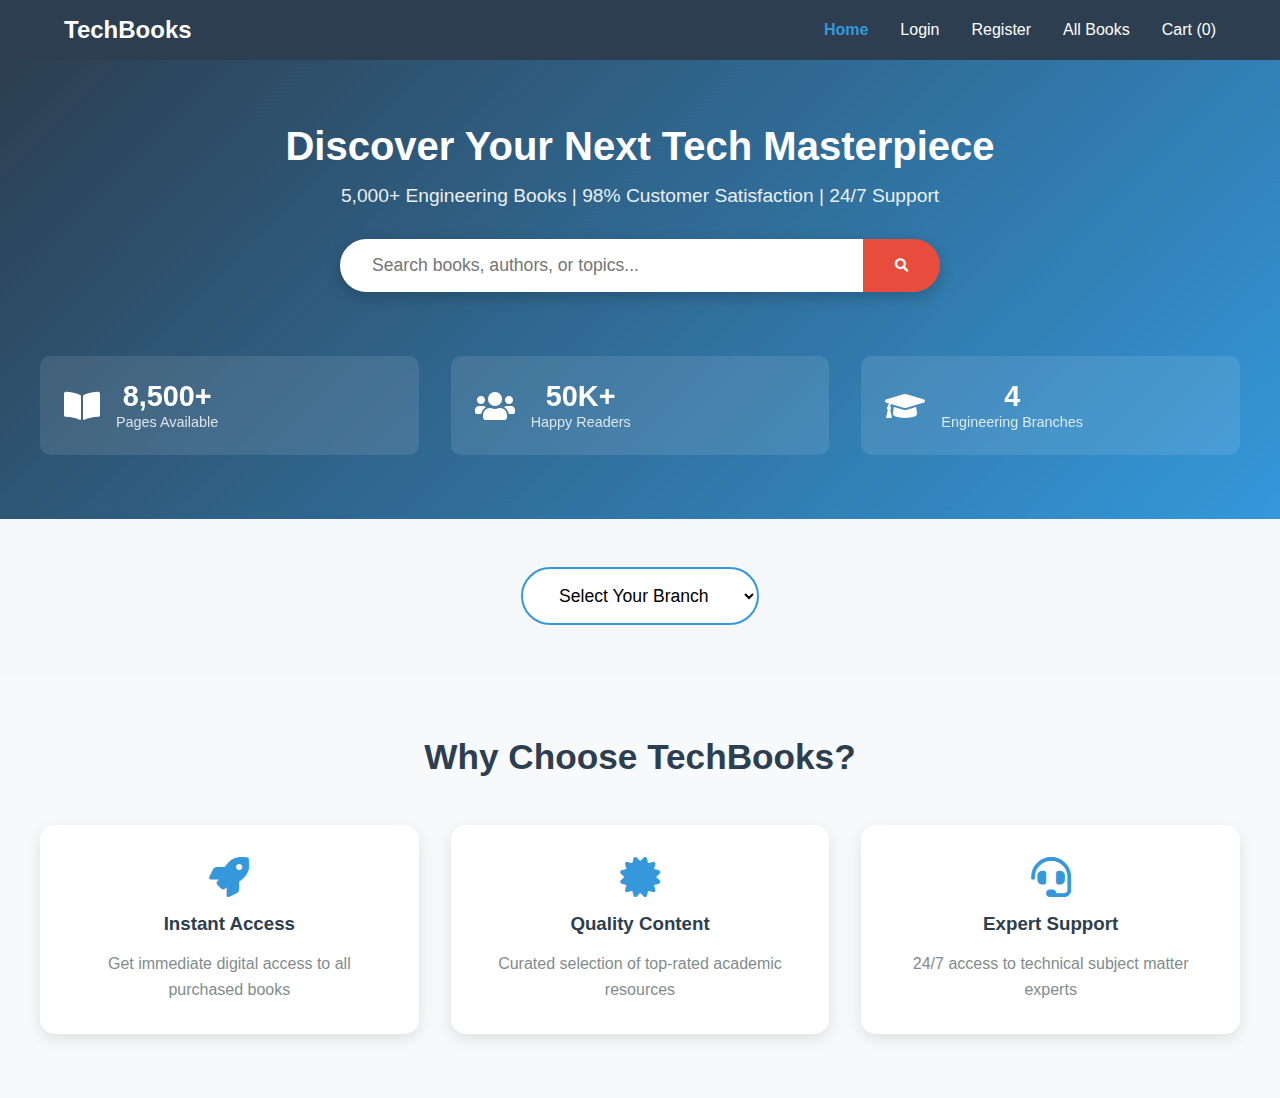
<file: index.html>
<!DOCTYPE html>
<html lang="en">
<head>
    <meta charset="UTF-8">
    <meta name="viewport" content="width=device-width, initial-scale=1.0">
    <title>TechBooks - Engineering Bookstore</title>
    <link rel="stylesheet" href="styles.css">
    <link rel="stylesheet" href="https://cdnjs.cloudflare.com/ajax/libs/font-awesome/5.15.4/css/all.min.css">
</head>
<body>
    <!-- Navigation -->
    <nav class="navbar">
        <div class="logo">TechBooks</div>
        <ul class="nav-links">
            <li><a href="index.html" class="active">Home</a></li>
            <li><a href="login.html">Login</a></li>
            <li><a href="register.html">Register</a></li>
            <li><a href="books.html">All Books</a></li>
            <li><a href="cart.html">Cart (<span id="cartCount">0</span>)</a></li>
        </ul>
    </nav>

    <!-- Hero Section -->
    <div class="hero">
        <div class="hero-content">
            <h1 class="hero-title">Discover Your Next Tech Masterpiece</h1>
            <p class="hero-subtitle">5,000+ Engineering Books | 98% Customer Satisfaction | 24/7 Support</p>
            
            <div class="search-bar">
                <input type="text" placeholder="Search books, authors, or topics...">
                <button><i class="fas fa-search"></i></button>
            </div>

            <div class="stats-container">
                <div class="stat-item">
                    <i class="fas fa-book-open"></i>
                    <div>
                        <span class="stat-number">8,500+</span>
                        <span class="stat-label">Pages Available</span>
                    </div>
                </div>
                <div class="stat-item">
                    <i class="fas fa-users"></i>
                    <div>
                        <span class="stat-number">50K+</span>
                        <span class="stat-label">Happy Readers</span>
                    </div>
                </div>
                <div class="stat-item">
                    <i class="fas fa-graduation-cap"></i>
                    <div>
                        <span class="stat-number">4</span>
                        <span class="stat-label">Engineering Branches</span>
                    </div>
                </div>
            </div>
        </div>
    </div>

    <!-- Branch Selection -->
    <div class="branch-selector">
        <select id="branchSelect">
            <option value="">Select Your Branch</option>
            <option value="CSE">Computer Science</option>
            <option value="ECE">Electronics</option>
            <option value="EEE">Electrical</option>
            <option value="CIVIL">Civil</option>
        </select>
    </div>

    <!-- Books Container -->
    <div class="book-container" id="bookContainer"></div>

    <!-- Features Section -->
    <div class="features-section">
        <h2>Why Choose TechBooks?</h2>
        <div class="features-grid">
            <div class="feature-card">
                <i class="fas fa-rocket"></i>
                <h3>Instant Access</h3>
                <p>Get immediate digital access to all purchased books</p>
            </div>
            <div class="feature-card">
                <i class="fas fa-certificate"></i>
                <h3>Quality Content</h3>
                <p>Curated selection of top-rated academic resources</p>
            </div>
            <div class="feature-card">
                <i class="fas fa-headset"></i>
                <h3>Expert Support</h3>
                <p>24/7 access to technical subject matter experts</p>
            </div>
        </div>
    </div>

    <!-- PDF Modal -->
    <div id="pdfModal" class="pdf-modal">
        <div class="modal-content">
            <span class="close-modal">&times;</span>
            <iframe id="pdfViewer" frameborder="0"></iframe>
        </div>
    </div>

    <script src="script.js"></script>
</body>
</html>
</file>
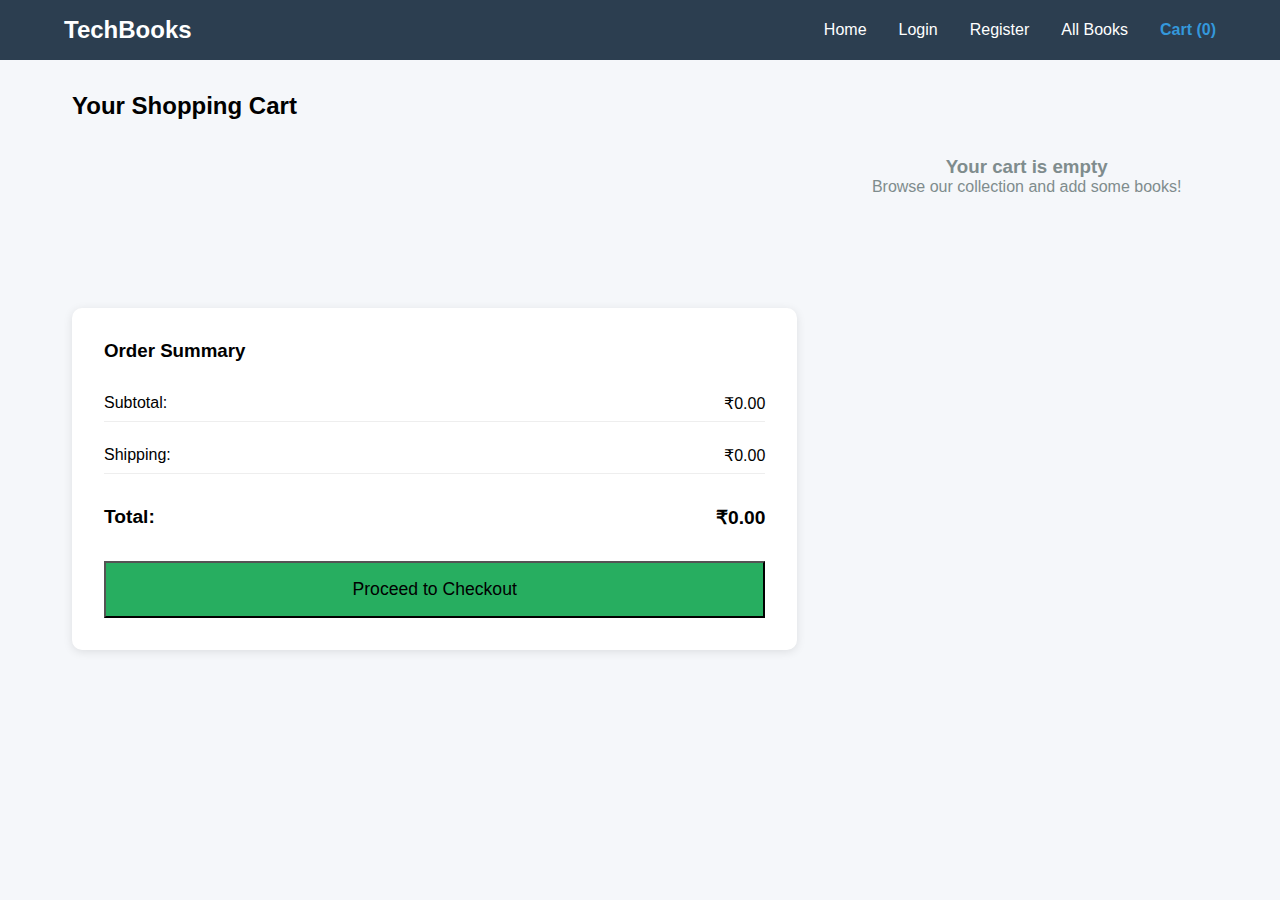
<file: cart.html>
<!DOCTYPE html>
<html lang="en">
<head>
    <meta charset="UTF-8">
    <meta name="viewport" content="width=device-width, initial-scale=1.0">
    <title>Cart | TechBooks</title>
    <link rel="stylesheet" href="styles.css">
    <link rel="stylesheet" href="cart.css">
</head>
<body>
    <nav class="navbar">
        <div class="logo">TechBooks</div>
        <ul class="nav-links">
            <li><a href="index.html">Home</a></li>
            <li><a href="login.html">Login</a></li>
            <li><a href="register.html">Register</a></li>
            <li><a href="books.html">All Books</a></li>
            <li><a href="cart.html" class="active">Cart (<span id="cartCount">0</span>)</a></li>
        </ul>
    </nav>

    <div class="cart-container">
        <h2>Your Shopping Cart</h2>
        <div class="cart-items" id="cartItems">
            <!-- Cart items will be dynamically inserted here -->
        </div>
        
        <div class="cart-summary">
            <h3>Order Summary</h3>
            <div class="summary-details">
                <div class="summary-row">
                    <span>Subtotal:</span>
                    <span id="subtotal">₹0.00</span>
                </div>
                <div class="summary-row">
                    <span>Shipping:</span>
                    <span id="shipping">₹0.00</span>
                </div>
                <div class="summary-row total">
                    <span>Total:</span>
                    <span id="total">₹0.00</span>
                </div>
            </div>
            <button class="checkout-btn" onclick="handleCheckout()">Proceed to Checkout</button>
        </div>
    </div>

    
<div id="pdfModal" class="pdf-modal">
    <div class="modal-content">
        <span class="close-modal">&times;</span>
        <iframe id="pdfViewer" frameborder="0"></iframe>
    </div>
</div>

    <script src="script.js"></script>
</body>
</html>
</file>
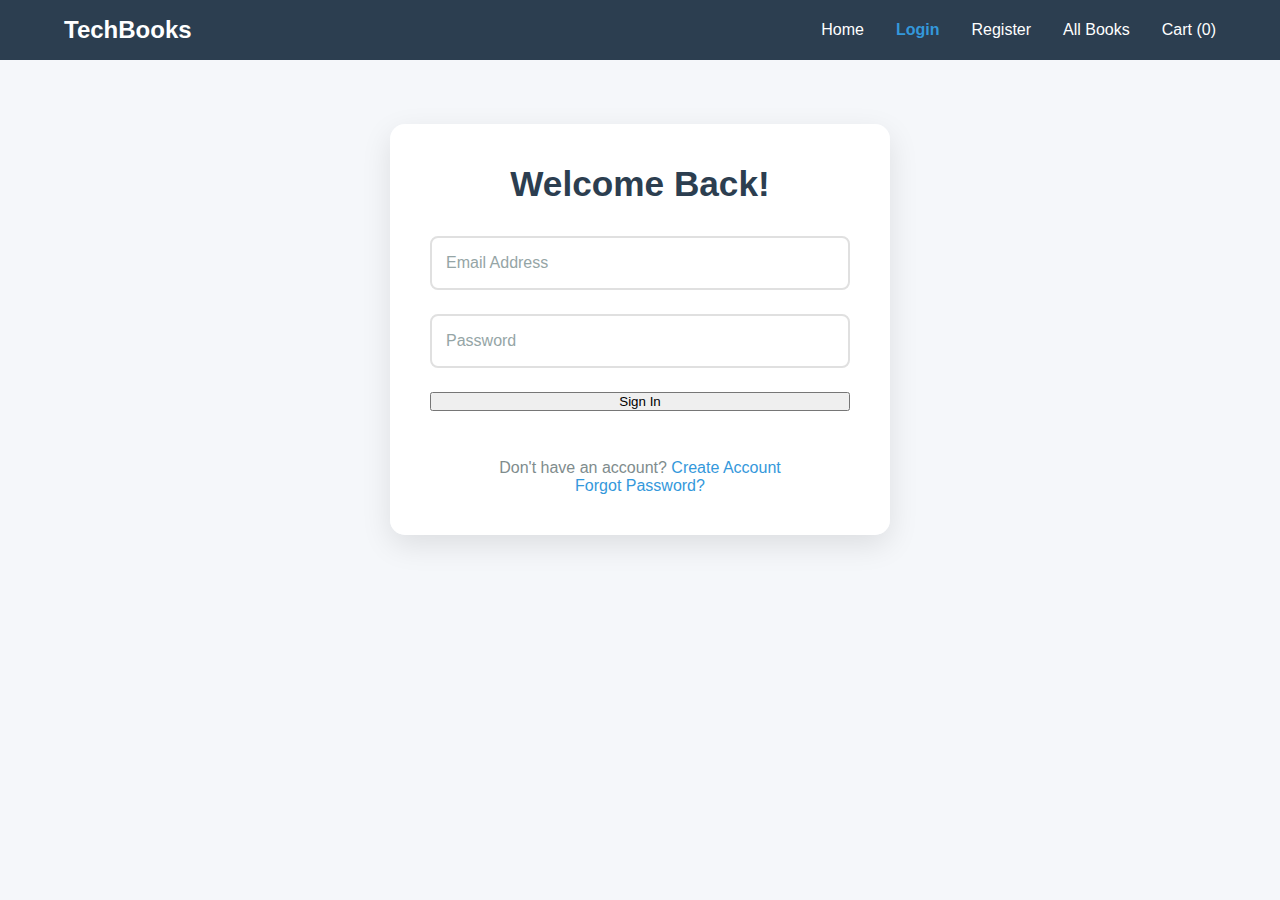
<file: login.html>
<!DOCTYPE html>
<html lang="en">
<head>
    <meta charset="UTF-8">
    <meta name="viewport" content="width=device-width, initial-scale=1.0">
    <title>Login | TechBooks</title>
    <link rel="stylesheet" href="styles.css">
    <link rel="stylesheet" href="auth.css">
</head>
<body>
    <nav class="navbar">
        <div class="logo">TechBooks</div>
        <ul class="nav-links">
            <li><a href="index.html">Home</a></li>
            <li><a href="login.html" class="active">Login</a></li>
            <li><a href="register.html">Register</a></li>
            <li><a href="books.html">All Books</a></li>
            <li><a href="cart.html">Cart (<span id="cartCount">0</span>)</a></li>
        </ul>
    </nav>

    <div class="auth-container">
        <h2>Welcome Back!</h2>
        <form id="loginForm" class="auth-form">
            <div class="form-group">
                <input type="email" id="loginEmail" placeholder=" " required>
                <label for="loginEmail">Email Address</label>
            </div>
            
            <div class="form-group">
                <input type="password" id="loginPassword" placeholder=" " required>
                <label for="loginPassword">Password</label>
            </div>

            <button type="submit" class="auth-btn">Sign In</button>

            <div class="auth-options">
                <p>Don't have an account? <a href="register.html">Create Account</a></p>
                <p><a href="#forgot-password">Forgot Password?</a></p>
            </div>
        </form>
    </div>

    <div id="pdfModal" class="pdf-modal">
        <div class="modal-content">
            <span class="close-modal">&times;</span>
            <iframe id="pdfViewer" frameborder="0"></iframe>
        </div>
    </div>

    <script src="script.js"></script>
</body>
</html>
</file>
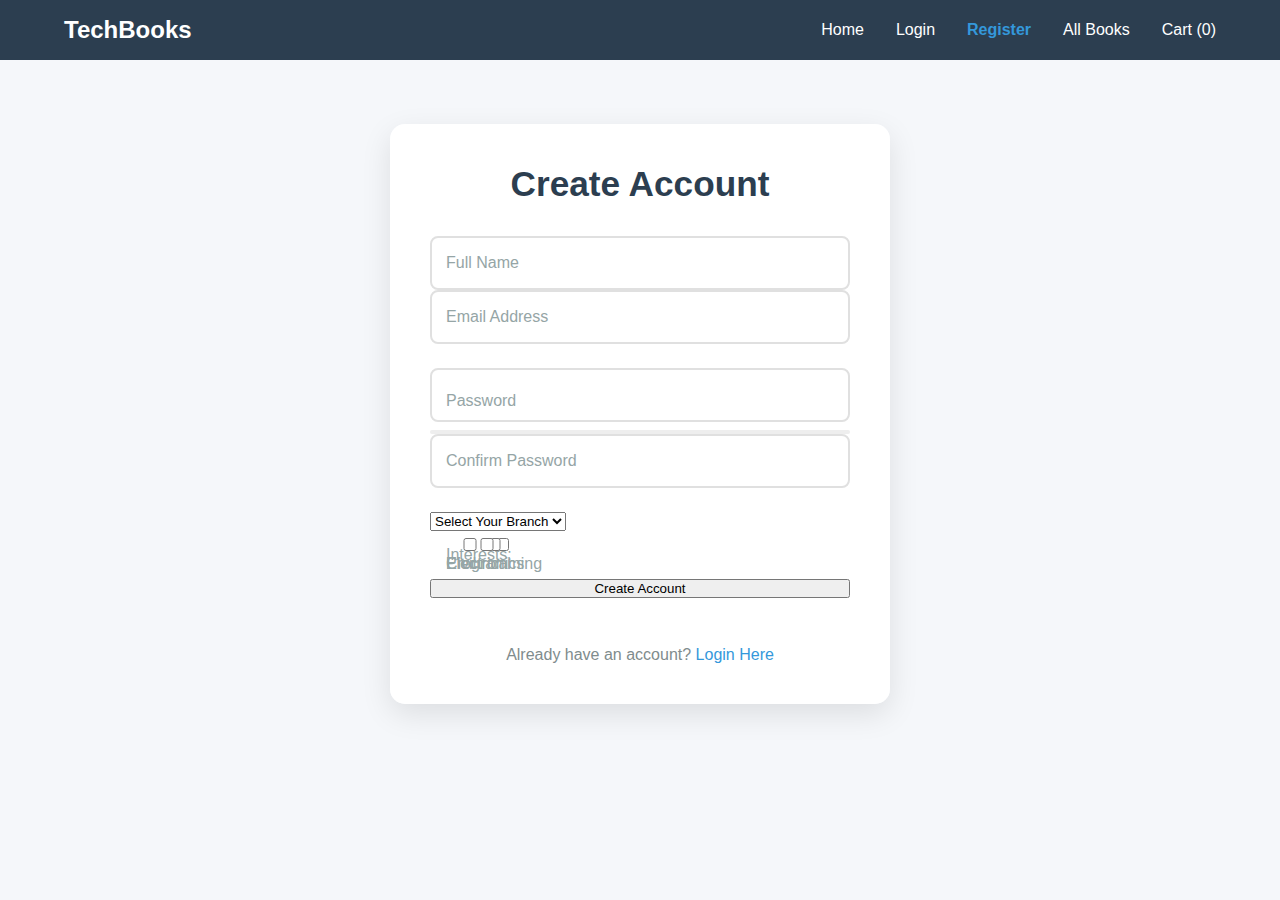
<file: register.html>
<!DOCTYPE html>
<html lang="en">
<head>
    <meta charset="UTF-8">
    <meta name="viewport" content="width=device-width, initial-scale=1.0">
    <title>Register | TechBooks</title>
    <link rel="stylesheet" href="styles.css">
    <link rel="stylesheet" href="auth.css">
</head>
<body>
    <nav class="navbar">
        <div class="logo">TechBooks</div>
        <ul class="nav-links">
            <li><a href="index.html">Home</a></li>
            <li><a href="login.html">Login</a></li>
            <li><a href="register.html" class="active">Register</a></li>
            <li><a href="books.html">All Books</a></li>
            <li><a href="cart.html">Cart (<span id="cartCount">0</span>)</a></li>
        </ul>
    </nav>

    <div class="auth-container">
        <h2>Create Account</h2>
        <form id="registerForm" class="auth-form">
            <div class="form-row">
                <div class="form-group">
                    <input type="text" id="fullName" placeholder=" " required>
                    <label for="fullName">Full Name</label>
                </div>
                
                <div class="form-group">
                    <input type="email" id="registerEmail" placeholder=" " required>
                    <label for="registerEmail">Email Address</label>
                </div>
            </div>

            <div class="form-row">
                <div class="form-group">
                    <input type="password" id="registerPassword" placeholder=" " required>
                    <label for="registerPassword">Password</label>
                    <div class="password-strength">
                        <div class="password-strength-bar"></div>
                    </div>
                </div>
                
                <div class="form-group">
                    <input type="password" id="confirmPassword" placeholder=" " required>
                    <label for="confirmPassword">Confirm Password</label>
                </div>
            </div>

            <div class="form-group">
                <select id="branch" required>
                    <option value="">Select Your Branch</option>
                    <option value="CSE">Computer Science</option>
                    <option value="ECE">Electronics</option>
                    <option value="EEE">Electrical</option>
                    <option value="CIVIL">Civil</option>
                </select>
            </div>

            <div class="form-group">
                <label>Interests:</label>
                <div class="interest-grid">
                    <label class="interest-item">
                        <input type="checkbox" name="interests" value="Programming">
                        Programming
                    </label>
                    <label class="interest-item">
                        <input type="checkbox" name="interests" value="Electronics">
                        Electronics
                    </label>
                    <label class="interest-item">
                        <input type="checkbox" name="interests" value="Electrical">
                        Electrical
                    </label>
                    <label class="interest-item">
                        <input type="checkbox" name="interests" value="Civil">
                        Civil
                    </label>
                </div>
            </div>

            <button type="submit" class="auth-btn">Create Account</button>

            <div class="auth-options">
                <p>Already have an account? <a href="login.html">Login Here</a></p>
            </div>
        </form>
    </div>


    <div id="pdfModal" class="pdf-modal">
        <div class="modal-content">
            <span class="close-modal">&times;</span>
            <iframe id="pdfViewer" frameborder="0"></iframe>
        </div>
    </div>

    <script src="script.js"></script>
</body>
</html>
</file>
<file: styles.css>
/* Base Styles */
* {
    margin: 0;
    padding: 0;
    box-sizing: border-box;
    font-family: 'Arial', sans-serif;
}

body {
    background: #f5f7fa;
}

/* Navigation */
.navbar {
    display: flex;
    justify-content: space-between;
    align-items: center;
    padding: 1rem 5%;
    background: #2c3e50;
    color: white;
}

.logo {
    font-size: 1.5rem;
    font-weight: bold;
}

.nav-links {
    display: flex;
    gap: 2rem;
    list-style: none;
}

.nav-links a {
    color: white;
    text-decoration: none;
    transition: color 0.3s;
}

.nav-links a:hover {
    color: #3498db;
}

.active {
    color: #3498db !important;
    font-weight: bold;
}

/* Hero Section */
.hero {
    background: linear-gradient(135deg, #2c3e50, #3498db);
    color: white;
    padding: 4rem 2rem;
    position: relative;
    overflow: hidden;
}

.hero-content {
    max-width: 1200px;
    margin: 0 auto;
    text-align: center;
}

.hero-title {
    font-size: 2.5rem;
    margin-bottom: 1rem;
    animation: slideUp 0.8s ease;
}

.hero-subtitle {
    font-size: 1.2rem;
    margin-bottom: 2rem;
    opacity: 0.9;
}

/* Search Bar */
.search-bar {
    max-width: 600px;
    margin: 2rem auto;
    display: flex;
    border-radius: 30px;
    overflow: hidden;
    box-shadow: 0 5px 15px rgba(0,0,0,0.2);
}

.search-bar input {
    flex: 1;
    padding: 1rem 2rem;
    border: none;
    font-size: 1.1rem;
}

.search-bar button {
    padding: 1rem 2rem;
    background: #e74c3c;
    border: none;
    color: white;
    cursor: pointer;
    transition: background 0.3s;
}

.search-bar button:hover {
    background: #c0392b;
}

/* Stats Container */
.stats-container {
    display: grid;
    grid-template-columns: repeat(auto-fit, minmax(200px, 1fr));
    gap: 2rem;
    margin-top: 4rem;
}

.stat-item {
    display: flex;
    align-items: center;
    background: rgba(255,255,255,0.1);
    padding: 1.5rem;
    border-radius: 10px;
    backdrop-filter: blur(5px);
}

.stat-item i {
    font-size: 2rem;
    margin-right: 1rem;
}

.stat-number {
    font-size: 1.8rem;
    font-weight: bold;
    display: block;
}

.stat-label {
    font-size: 0.9rem;
    opacity: 0.8;
}

/* Branch Selector */
.branch-selector {
    margin: 3rem auto;
    text-align: center;
}

.branch-selector select {
    padding: 1rem 2rem;
    font-size: 1.1rem;
    border: 2px solid #3498db;
    border-radius: 30px;
    background: white;
    cursor: pointer;
    transition: all 0.3s;
}

.branch-selector select:hover {
    box-shadow: 0 5px 15px rgba(52,152,219,0.3);
}

/* Features Section */
.features-section {
    padding: 4rem 2rem;
    background: #f8f9fa;
}

.features-section h2 {
    text-align: center;
    margin-bottom: 3rem;
    font-size: 2.2rem;
    color: #2c3e50;
}

.features-grid {
    display: grid;
    grid-template-columns: repeat(auto-fit, minmax(280px, 1fr));
    gap: 2rem;
    max-width: 1200px;
    margin: 0 auto;
}

.feature-card {
    background: white;
    padding: 2rem;
    border-radius: 15px;
    text-align: center;
    box-shadow: 0 5px 15px rgba(0,0,0,0.1);
    transition: transform 0.3s;
}

.feature-card:hover {
    transform: translateY(-10px);
}

.feature-card i {
    font-size: 2.5rem;
    color: #3498db;
    margin-bottom: 1rem;
}

.feature-card h3 {
    color: #2c3e50;
    margin-bottom: 1rem;
}

.feature-card p {
    color: #7f8c8d;
    line-height: 1.6;
}

/* PDF Modal */
.pdf-modal {
    display: none;
    position: fixed;
    top: 0;
    left: 0;
    width: 100%;
    height: 100%;
    background: rgba(0, 0, 0, 0.8);
    z-index: 1000;
}

.modal-content {
    position: relative;
    background: white;
    margin: 2% auto;
    padding: 20px;
    width: 90%;
    max-width: 800px;
    height: 90vh;
    border-radius: 8px;
}

.close-modal {
    position: absolute;
    right: 20px;
    top: 10px;
    font-size: 28px;
    cursor: pointer;
    z-index: 1001;
}

#pdfViewer {
    width: 100%;
    height: 100%;
    border: none;
}

/* Animations */
@keyframes slideUp {
    from {
        transform: translateY(30px);
        opacity: 0;
    }
    to {
        transform: translateY(0);
        opacity: 1;
    }
}

/* Responsive Design */
@media (max-width: 768px) {
    .hero-title {
        font-size: 2rem;
    }
    
    .nav-links {
        gap: 1rem;
        font-size: 0.9rem;
    }
    
    .search-bar {
        flex-direction: column;
        border-radius: 15px;
    }
    
    .search-bar button {
        padding: 0.8rem;
    }
    
    .stats-container {
        grid-template-columns: 1fr;
    }
}








/* books.css */
.books-header {
    text-align: center;
    padding: 3rem 2rem;
    background: linear-gradient(135deg, #6366f1, #8b5cf6);
    color: white;
}

.books-header h2 {
    font-size: 2.5rem;
    margin-bottom: 1.5rem;
}

.branch-filter {
    display: flex;
    gap: 1rem;
    justify-content: center;
    flex-wrap: wrap;
}

.filter-btn {
    padding: 0.8rem 1.5rem;
    border: none;
    border-radius: 25px;
    background: rgba(255, 255, 255, 0.1);
    color: white;
    cursor: pointer;
    transition: all 0.3s ease;
}

.filter-btn.active {
    background: white;
    color: #6366f1;
    font-weight: bold;
}

.filter-btn:hover {
    transform: translateY(-2px);
    box-shadow: 0 4px 15px rgba(0,0,0,0.2);
}

.book-grid {
    display: grid;
    grid-template-columns: repeat(auto-fill, minmax(300px, 1fr));
    gap: 2rem;
    padding: 2rem 5%;
}

.book-card {
    background: linear-gradient(135deg, #fff 0%, #f8f9fa 100%);
    border-radius: 15px;
    padding: 1.5rem;
    box-shadow: 0 8px 20px rgba(0,0,0,0.1);
    transition: all 0.3s ease;
    position: relative;
    overflow: hidden;
}

.book-card::before {
    content: "";
    position: absolute;
    top: -50%;
    left: -50%;
    width: 200%;
    height: 200%;
    background: linear-gradient(45deg, transparent, rgba(255,255,255,0.3));
    transform: rotate(45deg);
    pointer-events: none;
}

.book-card:hover {
    transform: translateY(-5px);
    box-shadow: 0 12px 25px rgba(0,0,0,0.15);
}

.book-card.CSE {
    border-bottom: 4px solid #3b82f6;
}

.book-card.ECE {
    border-bottom: 4px solid #8b5cf6;
}

.book-card.EEE {
    border-bottom: 4px solid #f59e0b;
}

.book-card.CIVIL {
    border-bottom: 4px solid #10b981;
}

.book-content {
    position: relative;
    z-index: 1;
}

.book-title {
    font-size: 1.3rem;
    color: #1f2937;
    margin-bottom: 0.5rem;
}

.book-author {
    color: #6b7280;
    font-size: 0.9rem;
    margin-bottom: 1rem;
}

.book-meta {
    display: flex;
    gap: 1rem;
    margin-bottom: 1rem;
    flex-wrap: wrap;
}

.book-badge {
    padding: 0.3rem 0.8rem;
    border-radius: 20px;
    font-size: 0.8rem;
    font-weight: 500;
}

.pages-badge {
    background: #e0e7ff;
    color: #3b82f6;
}

.genre-badge {
    background: #f3e8ff;
    color: #8b5cf6;
}

.branch-badge {
    background: #ffedd5;
    color: #f59e0b;
}

.book-price {
    font-size: 1.4rem;
    color: #10b981;
    font-weight: bold;
    margin: 1rem 0;
}

.book-actions {
    display: flex;
    gap: 1rem;
    margin-top: 1.5rem;
}

.book-btn {
    flex: 1;
    padding: 0.8rem;
    border: none;
    border-radius: 8px;
    cursor: pointer;
    transition: all 0.3s ease;
}

.add-to-cart {
    background: #3b82f6;
    color: white;
}

.add-to-cart.added {
    background: #10b981;
    pointer-events: none;
}

.add-to-cart.added::after {
    content: " ✓";
}

.read-sample {
    background: #f3f4f6;
    color: #1f2937;
}

.book-btn:hover {
    filter: brightness(1.1);
    transform: translateY(-2px);
}
</file>
<file: cart.css>
/* cart.css */
.cart-container {
    max-width: 1200px;
    margin: 2rem auto;
    padding: 0 2rem;
    display: grid;
    grid-template-columns: 2fr 1fr;
    gap: 3rem;
}

.cart-items {
    display: flex;
    flex-direction: column;
    gap: 1.5rem;
}

.cart-item {
    background: white;
    border-radius: 10px;
    padding: 1.5rem;
    box-shadow: 0 2px 10px rgba(0,0,0,0.1);
    display: flex;
    gap: 2rem;
    position: relative;
}

.item-image {
    width: 120px;
    height: 160px;
    background: #f0f0f0;
    border-radius: 6px;
    flex-shrink: 0;
}

.item-details {
    flex-grow: 1;
}

.item-title {
    font-size: 1.2rem;
    margin-bottom: 0.5rem;
    color: #2c3e50;
}

.item-author {
    color: #7f8c8d;
    margin-bottom: 1rem;
}

.item-actions {
    display: flex;
    align-items: center;
    gap: 1rem;
    margin-top: 1rem;
}

.quantity-control {
    display: flex;
    align-items: center;
    gap: 0.5rem;
}

.quantity-btn {
    width: 30px;
    height: 30px;
    border-radius: 50%;
    background: #f8f9fa;
    border: 1px solid #e0e0e0;
    cursor: pointer;
    transition: all 0.2s ease;
}

.quantity-btn:hover {
    background: #e9ecef;
}

.quantity-input {
    width: 50px;
    text-align: center;
    padding: 0.3rem;
    border: 1px solid #e0e0e0;
    border-radius: 4px;
}

.remove-btn {
    color: #e74c3c;
    cursor: pointer;
    transition: color 0.2s ease;
}

.remove-btn:hover {
    color: #c0392b;
}

.cart-summary {
    background: white;
    padding: 2rem;
    border-radius: 10px;
    box-shadow: 0 2px 10px rgba(0,0,0,0.1);
    height: fit-content;
    position: sticky;
    top: 2rem;
}

.summary-details {
    margin: 1.5rem 0;
}

.summary-row {
    display: flex;
    justify-content: space-between;
    margin: 1rem 0;
    padding: 0.5rem 0;
    border-bottom: 1px solid #eee;
}

.summary-row.total {
    font-size: 1.2rem;
    font-weight: bold;
    border-bottom: none;
    padding-top: 1rem;
}

.checkout-btn {
    width: 100%;
    padding: 1rem;
    font-size: 1.1rem;
    background: #27ae60;
}

.checkout-btn:hover {
    background: #219a52;
}

.empty-cart {
    text-align: center;
    padding: 4rem 0;
    color: #7f8c8d;
}
</file>
<file: auth.css>
/* auth.css */
.auth-container {
    max-width: 500px;
    margin: 4rem auto;
    padding: 2.5rem;
    background: rgba(255, 255, 255, 0.95);
    border-radius: 15px;
    box-shadow: 0 10px 30px rgba(0,0,0,0.1);
    transform: translateY(0);
    transition: all 0.3s ease;
}

.auth-container:hover {
    transform: translateY(-5px);
    box-shadow: 0 15px 40px rgba(0,0,0,0.15);
}

.auth-container h2 {
    text-align: center;
    color: #2c3e50;
    margin-bottom: 2rem;
    font-size: 2.2rem;
}

.auth-form {
    display: flex;
    flex-direction: column;
    gap: 1.5rem;
}

.form-group {
    position: relative;
}

.form-group input {
    width: 100%;
    padding: 1rem;
    border: 2px solid #e0e0e0;
    border-radius: 8px;
    font-size: 1rem;
    transition: border-color 0.3s ease;
}

.form-group input:focus {
    outline: none;
    border-color: #3498db;
    box-shadow: 0 0 0 3px rgba(52, 152, 219, 0.2);
}

.form-group label {
    position: absolute;
    left: 1rem;
    top: 50%;
    transform: translateY(-50%);
    color: #95a5a6;
    pointer-events: none;
    transition: all 0.3s ease;
}

.form-group input:focus ~ label,
.form-group input:not(:placeholder-shown) ~ label {
    top: -10px;
    left: 0.5rem;
    font-size: 0.8rem;
    color: #3498db;
    background: white;
    padding: 0 0.5rem;
}

.auth-options {
    text-align: center;
    margin-top: 1.5rem;
    color: #7f8c8d;
}

.auth-options a {
    color: #3498db;
    text-decoration: none;
    font-weight: 500;
    transition: color 0.3s ease;
}

.auth-options a:hover {
    color: #2980b9;
}

.password-strength {
    margin-top: 0.5rem;
    height: 4px;
    background: #eee;
    border-radius: 2px;
    overflow: hidden;
}

.password-strength-bar {
    height: 100%;
    width: 0%;
    background: #2ecc71;
    transition: width 0.3s ease;
}
</file>
